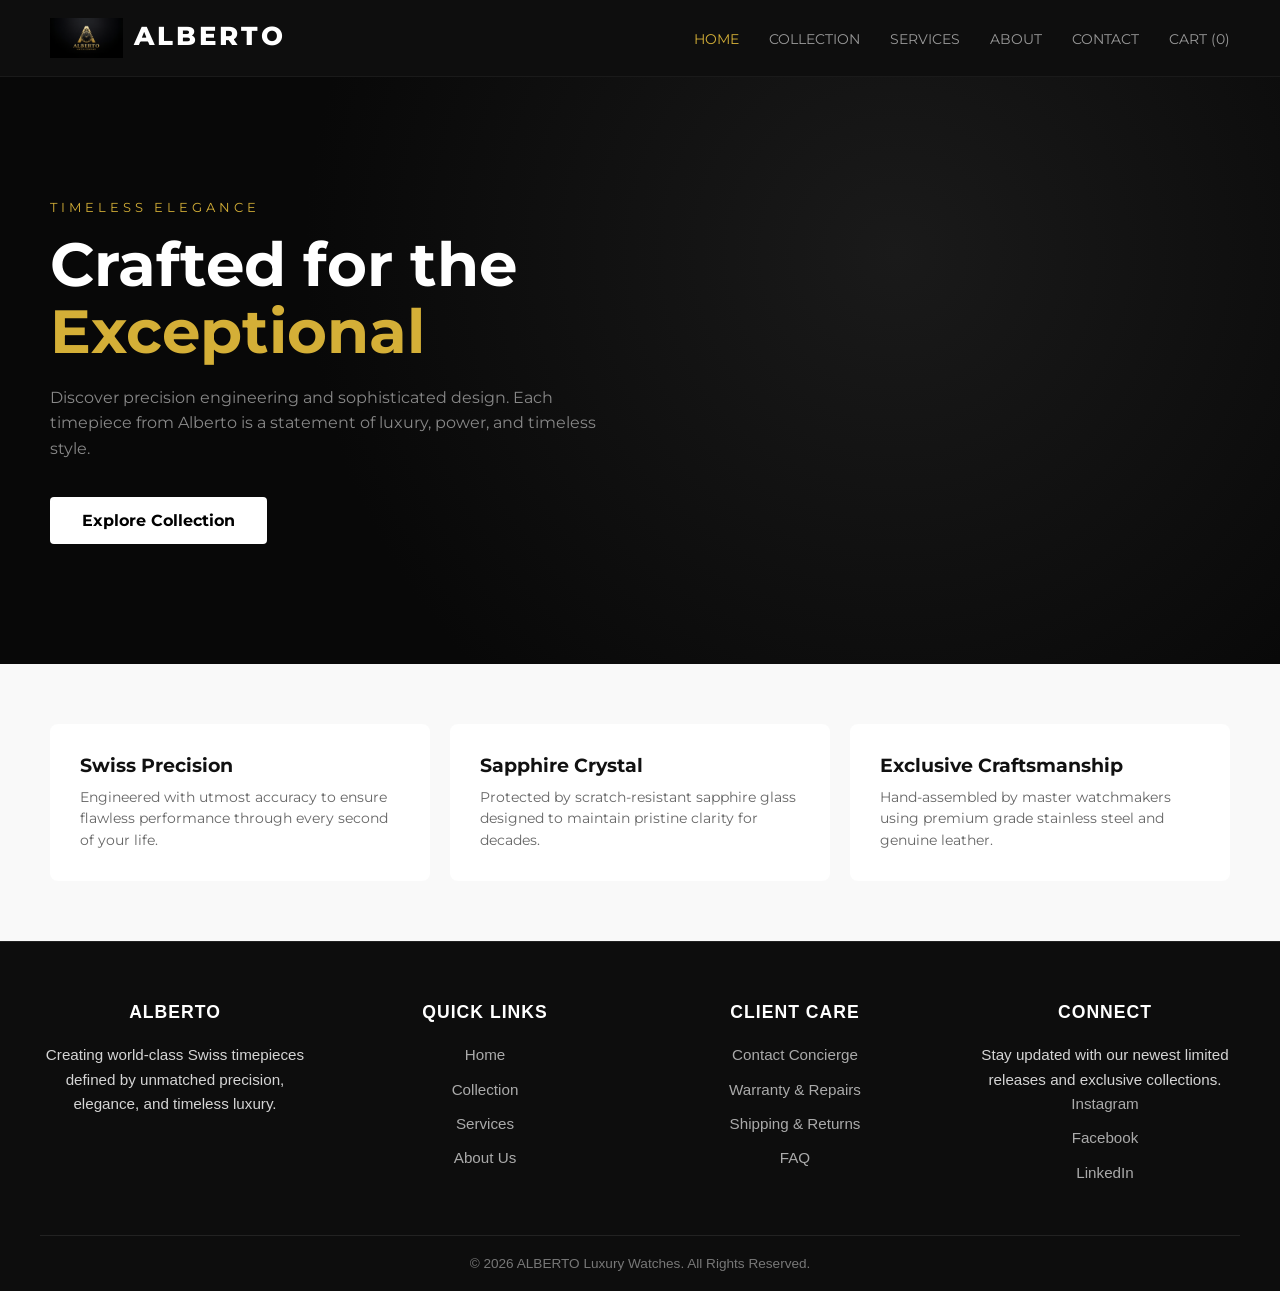
<file: index.html>
<!DOCTYPE html>
<html lang="en">
<head>
    <meta charset="UTF-8">
    <meta name="viewport" content="width=device-width, initial-scale=1.0">
    <title>ALBERTO | Luxury Timepieces</title>
    <link rel="stylesheet" href="css/style.css">
    <link rel="icon" type="image/x-icon" href="images/favicon.ico?v=1">
    <style>
        /* Footer Custom Styling (Agar aap inline/internal add karna chahein) */
        .luxury-footer {
            background-color: #0d0d0d;
            color: #d4d4d4;
            padding: 60px 40px 20px 40px;
            font-family: 'Segoe UI', Tahoma, Geneva, Verdana, sans-serif;
            border-top: 1px solid #222;
        }
        .footer-container {
            display: grid;
            grid-template-columns: repeat(auto-fit, minmax(220px, 1fr));
            gap: 40px;
            max-width: 1200px;
            margin: 0 auto;
            padding-bottom: 40px;
            border-bottom: 1px solid #222;
        }
        .footer-col h4 {
            color: #fff;
            font-size: 1.1rem;
            margin-bottom: 20px;
            letter-spacing: 1px;
            text-transform: uppercase;
        }
        .footer-col p, .footer-col ul {
            font-size: 0.95rem;
            line-height: 1.6;
        }
        .footer-col ul {
            list-style: none;
            padding: 0;
        }
        .footer-col ul li {
            margin-bottom: 10px;
        }
        .footer-col ul li a {
            color: #aaa;
            text-decoration: none;
            transition: color 0.3s ease;
        }
        .footer-col ul li a:hover {
            color: #d4af37; /* Luxury Gold Accent */
        }
        .footer-bottom {
            text-align: center;
            padding-top: 20px;
            font-size: 0.85rem;
            color: #777;
        }
    </style>
</head>
<body>

    <nav class="navbar">
        <div class="logo">
            <img src="images/logo.jpg" alt="Alberto Logo" style="height: 40px; vertical-align: middle;">
            <span>ALBERTO</span>
        </div>
        <ul class="nav-links">
        <li><a href="index.html" class="active">Home</a></li>
        <li><a href="pages/collection.html">Collection</a></li>
        <li><a href="pages/services.html">Services</a></li>
        <li><a href="pages/about.html">About</a></li>
        <li><a href="pages/contact.html">Contact</a></li>
        <li><a href="pages/cart.html">Cart (<span id="cart-count">0</span>)</a></li>
        </ul>
    </nav>

    <section class="hero">
        <span class="hero-subtitle">Timeless Elegance</span>
        <h1 class="hero-title">Crafted for the <br><span>Exceptional</span></h1>
        <p class="hero-desc">Discover precision engineering and sophisticated design. Each timepiece from Alberto is a statement of luxury, power, and timeless style.</p>
        <a href="pages/collection.html" class="cta-btn">Explore Collection</a>
    </section>

    <section class="features">
        <div class="feature-box">
            <h3>Swiss Precision</h3>
            <p>Engineered with utmost accuracy to ensure flawless performance through every second of your life.</p>
        </div>
        <div class="feature-box">
            <h3>Sapphire Crystal</h3>
            <p>Protected by scratch-resistant sapphire glass designed to maintain pristine clarity for decades.</p>
        </div>
        <div class="feature-box">
            <h3>Exclusive Craftsmanship</h3>
            <p>Hand-assembled by master watchmakers using premium grade stainless steel and genuine leather.</p>
        </div>
    </section>

    <!-- Enhanced Luxury Footer -->
    <footer class="luxury-footer">
        <div class="footer-container">
            <div class="footer-col">
                <h4>ALBERTO</h4>
                <p>Creating world-class Swiss timepieces defined by unmatched precision, elegance, and timeless luxury.</p>
            </div>
            <div class="footer-col">
                <h4>Quick Links</h4>
                <ul>
                    <li><a href="../index.html">Home</a></li>
                    <li><a href="pages/collection.html">Collection</a></li>
                    <li><a href="pages/services.html">Services</a></li>
                    <li><a href="pages/about.html">About Us</a></li>
                </ul>
            </div>
            <div class="footer-col">
                <h4>Client Care</h4>
                <ul>
                    <li><a href="pages/contact.html">Contact Concierge</a></li>
                    <li><a href="#">Warranty & Repairs</a></li>
                    <li><a href="#">Shipping & Returns</a></li>
                    <li><a href="#">FAQ</a></li>
                </ul>
            </div>
            <div class="footer-col">
                <h4>Connect</h4>
                <p>Stay updated with our newest limited releases and exclusive collections.</p>
                <ul>
                    <li><a href="#">Instagram</a></li>
                    <li><a href="#">Facebook</a></li>
                    <li><a href="#">LinkedIn</a></li>
                </ul>
            </div>
        </div>
        <div class="footer-bottom">
            <p>&copy; 2026 ALBERTO Luxury Watches. All Rights Reserved.</p>
        </div>
    </footer>

    <script src="js/script.js"></script>
</body>
</html>
</file>
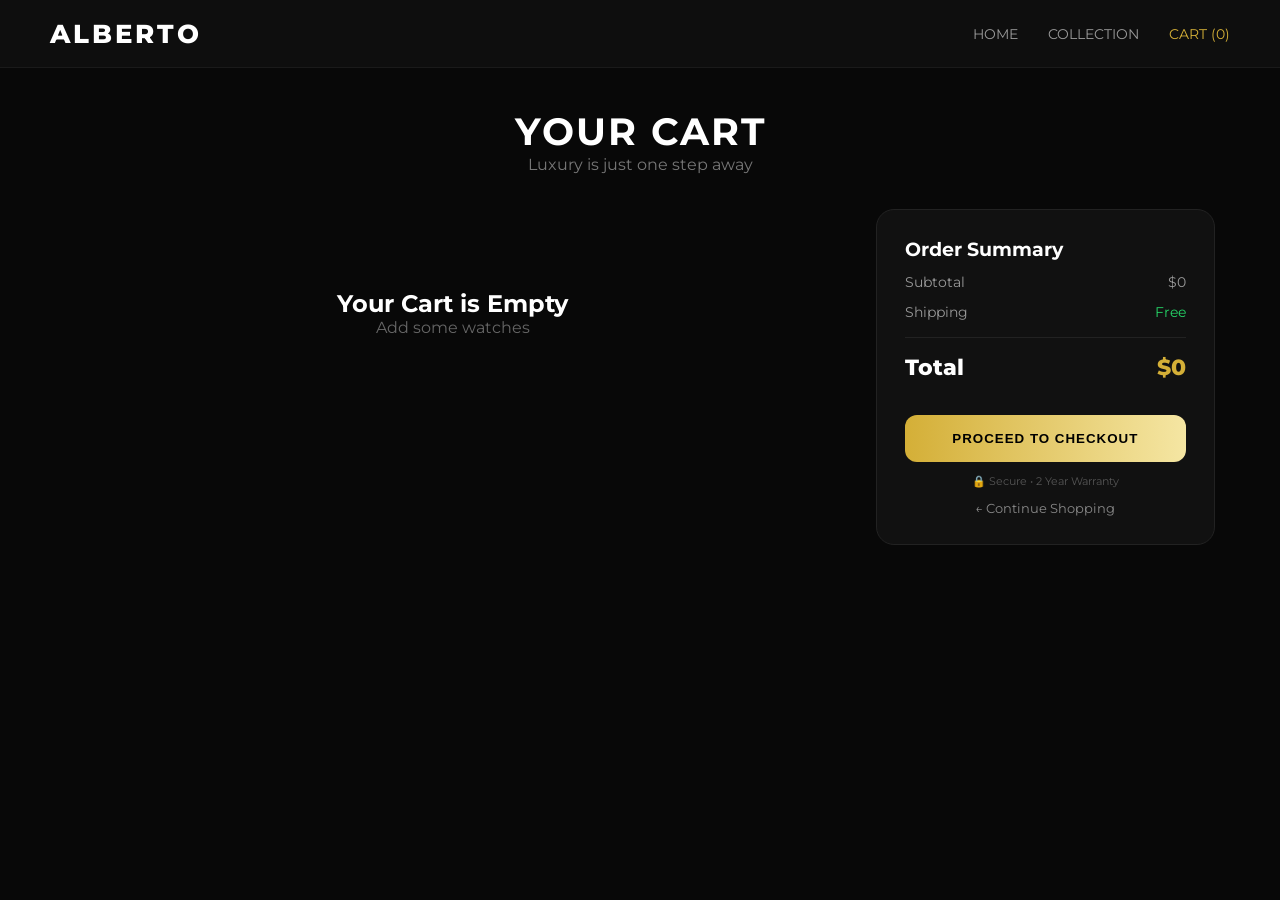
<file: E-project/index.html>
<!DOCTYPE html>
<html lang="en">
<head>
    <meta charset="UTF-8">
    <meta name="viewport" content="width=device-width, initial-scale=1.0">
    <title>Cart | ALBERTO</title>
    <link rel="stylesheet" href="../css/style.css">
    <style>
        body{background:#080808;color:#fff;}
       .cart-container{max-width:1200px;margin:40px auto;padding:0 25px;}
       .cart-title{font-size:38px;text-align:center;letter-spacing:2px;}
       .cart-subtitle{color:#777;text-align:center;margin-bottom:35px;}
       .cart-layout{display:grid;grid-template-columns:1.6fr 0.7fr;gap:35px;}
       .summary-card{background:#111;border:1px solid #222;border-radius:18px;padding:28px;position:sticky;top:90px;}
       .summary-row{display:flex;justify-content:space-between;margin:12px 0;color:#999;font-size:14px;}
       .summary-row.total{border-top:1px solid #222;padding-top:16px;margin-top:16px;color:#fff;font-size:22px;font-weight:800;}
       .summary-row.total span:last-child{color:#d4af37;}
       .checkout-btn{width:100%;background:linear-gradient(90deg,#d4af37,#f5e6a3);color:#000;border:none;padding:16px;border-radius:12px;font-weight:900;letter-spacing:1px;margin-top:22px;cursor:pointer;}
       .checkout-btn:hover{transform:scale(1.02);}
       .premium-item{display:flex;gap:18px;background:linear-gradient(145deg,#151515,#0e0e0e);border:1px solid #232323;border-radius:18px;padding:18px;margin-bottom:18px;align-items:center;}
       .premium-item img{width:100px;height:100px;object-fit:cover;border-radius:12px;background:#000;}
       .premium-item-info{flex:1;}
       .premium-item-info h4{font-size:17px;margin:0;}
       .premium-item-info p{color:#d4af37;margin:4px 0;font-weight:700;}
       .qty-controls{display:flex;align-items:center;gap:10px;margin-top:8px;}
       .qty-btn{width:30px;height:30px;border:1px solid #333;background:#000;color:#fff;border-radius:8px;cursor:pointer;}
       .remove-btn{background:none;border:none;color:#ff5a5a;cursor:pointer;font-size:12px;margin-left:15px;}
       .empty-box{text-align:center;padding:80px 20px;color:#666;}
        @media(max-width:900px){.cart-layout{grid-template-columns:1fr;}}
    </style>
</head>
<body>
    <nav class="navbar">
        <div class="logo">ALBERTO</div>
        <ul class="nav-links">
            <li><a href="../index.html">Home</a></li>
            <li><a href="collection.html">Collection</a></li>
            <li><a href="cart.html" class="active">Cart (<span id="cart-count">0</span>)</a></li>
        </ul>
    </nav>

    <div class="cart-container">
        <h1 class="cart-title">YOUR CART</h1>
        <p class="cart-subtitle">Luxury is just one step away</p>
        <div class="cart-layout">
            <div><div id="cart-items"></div></div>
            <div>
                <div class="summary-card">
                    <h3>Order Summary</h3>
                    <div class="summary-row"><span>Subtotal</span><span id="subtotal">$0</span></div>
                    <div class="summary-row"><span>Shipping</span><span style="color:#25d366">Free</span></div>
                    <div class="summary-row total"><span>Total</span><span id="cart-total">$0</span></div>
                    <button class="checkout-btn" onclick="checkout()">PROCEED TO CHECKOUT</button>
                    <p style="text-align:center;color:#555;font-size:11px;margin-top:12px;">🔒 Secure • 2 Year Warranty</p>
                    <a href="collection.html" style="display:block;text-align:center;margin-top:12px;color:#888;text-decoration:none;font-size:13px;">← Continue Shopping</a>
                </div>
            </div>
        </div>
    </div>

<script>
function getCart(){return JSON.parse(localStorage.getItem('myCart'))||[]}
function saveCart(c){localStorage.setItem('myCart',JSON.stringify(c));updateCount();}
function updateCount(){let c=getCart();let el=document.getElementById('cart-count');if(el)el.innerText=c.reduce((s,i)=>s+i.qty,0);}
function updateDisplay(){
 let cart=getCart();let div=document.getElementById('cart-items');let tot=document.getElementById('cart-total');let sub=document.getElementById('subtotal');
 if(cart.length===0){div.innerHTML='<div class="empty-box"><h2 style="color:#fff;">Your Cart is Empty</h2><p>Add some watches</p></div>';tot.innerText='$0';sub.innerText='$0';return;}
 let h='';let t=0;cart.forEach((it,i)=>{t+=it.price*it.qty;h+=`<div class="premium-item"><img src="${it.img}"><div class="premium-item-info"><h4>${it.name}</h4><p>$${it.price}</p><div class="qty-controls"><button class="qty-btn" onclick="changeQty(${i},-1)">-</button><span>${it.qty}</span><button class="qty-btn" onclick="changeQty(${i},1)">+</button><button class="remove-btn" onclick="removeItem(${i})">Remove</button></div></div><div style="font-weight:800">$${it.price*it.qty}</div></div>`});
 div.innerHTML=h;tot.innerText='$'+t;sub.innerText='$'+t;
}
function changeQty(i,d){let c=getCart();c[i].qty+=d;if(c[i].qty<=0)c.splice(i,1);saveCart(c);updateDisplay();}
function removeItem(i){let c=getCart();c.splice(i,1);saveCart(c);updateDisplay();}
function checkout(){if(getCart().length===0){alert('Cart empty');return;}alert('Order Placed! Thank you for choosing ALBERTO.');localStorage.removeItem('myCart');updateDisplay();updateCount();}
updateCount();updateDisplay();
</script>
</body>
</html>
</file>
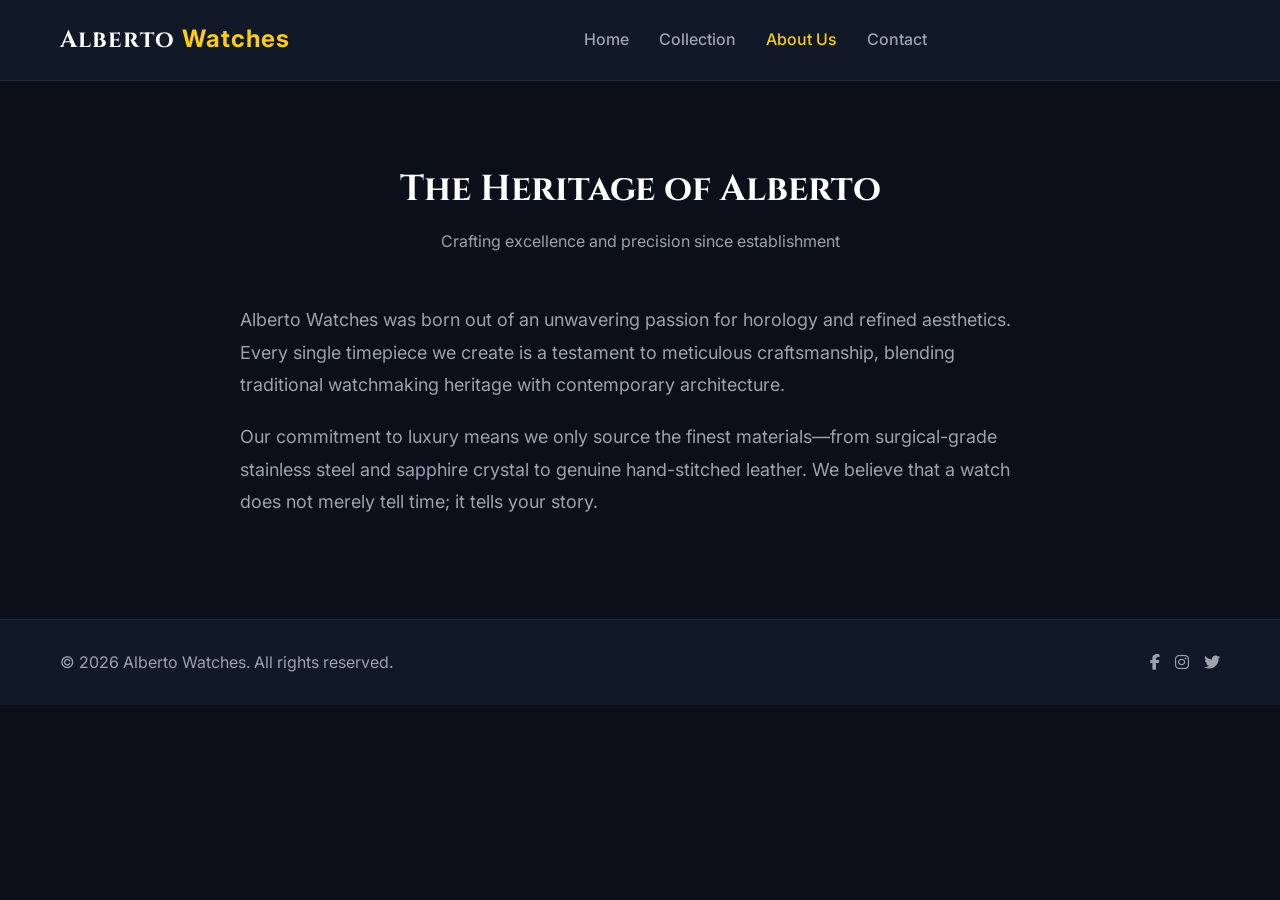
<file: about.html>
<!DOCTYPE html>
<html lang="en">
<head>
    <meta charset="UTF-8">
    <meta name="viewport" content="width=device-width, initial-scale=1.0">
    <title>About Us - Alberto Watches</title>
    <link href="https://fonts.googleapis.com/css2?family=Cinzel:wght@500;700&family=Inter:wght@300;400;500;600&display=swap" rel="stylesheet">
    <link rel="stylesheet" href="https://cdnjs.cloudflare.com/ajax/libs/font-awesome/6.4.0/css/all.min.css">
    <link rel="stylesheet" href="style.css">
</head>
<body>

    <!-- Header / Navbar -->
    <header class="header">
        <div class="container nav-container">
            <a href="index.html" class="logo">Alberto <span>Watches</span></a>
            <nav class="nav-menu">
                <ul class="nav-list">
                    <li><a href="index.html">Home</a></li>
                    <li><a href="index.html#collection">Collection</a></li>
                    <li><a href="about.html" class="active">About Us</a></li>
                    <li><a href="contact.html">Contact</a></li>
                </ul>
            </nav>
            <div class="nav-icons">
                <div class="hamburger" id="hamburger">
                    <i class="fa-solid fa-bars"></i>
                </div>
            </div>
        </div>
    </header>

    <!-- About Content Section -->
    <section class="container" style="padding: 80px 0;">
        <div class="section-title">
            <h2>The Heritage of Alberto</h2>
            <p>Crafting excellence and precision since establishment</p>
        </div>
        <div style="max-width: 800px; margin: 0 auto; color: #9ca3af; font-size: 18px; line-height: 1.8;">
            <p style="margin-bottom: 20px;">Alberto Watches was born out of an unwavering passion for horology and refined aesthetics. Every single timepiece we create is a testament to meticulous craftsmanship, blending traditional watchmaking heritage with contemporary architecture.</p>
            <p style="margin-bottom: 20px;">Our commitment to luxury means we only source the finest materials—from surgical-grade stainless steel and sapphire crystal to genuine hand-stitched leather. We believe that a watch does not merely tell time; it tells your story.</p>
        </div>
    </section>

    <!-- Footer -->
    <footer class="footer">
        <div class="container footer-content">
            <p>&copy; 2026 Alberto Watches. All rights reserved.</p>
            <div class="social-icons">
                <a href="#"><i class="fa-brands fa-facebook-f"></i></a>
                <a href="#"><i class="fa-brands fa-instagram"></i></a>
                <a href="#"><i class="fa-brands fa-twitter"></i></a>
            </div>
        </div>
    </footer>

    <script>
        const hamburger = document.getElementById('hamburger');
        const navMenu = document.querySelector('.nav-menu');
        hamburger.addEventListener('click', () => {
            navMenu.classList.toggle('active');
        });
    </script>
</body>
</html>
</file>
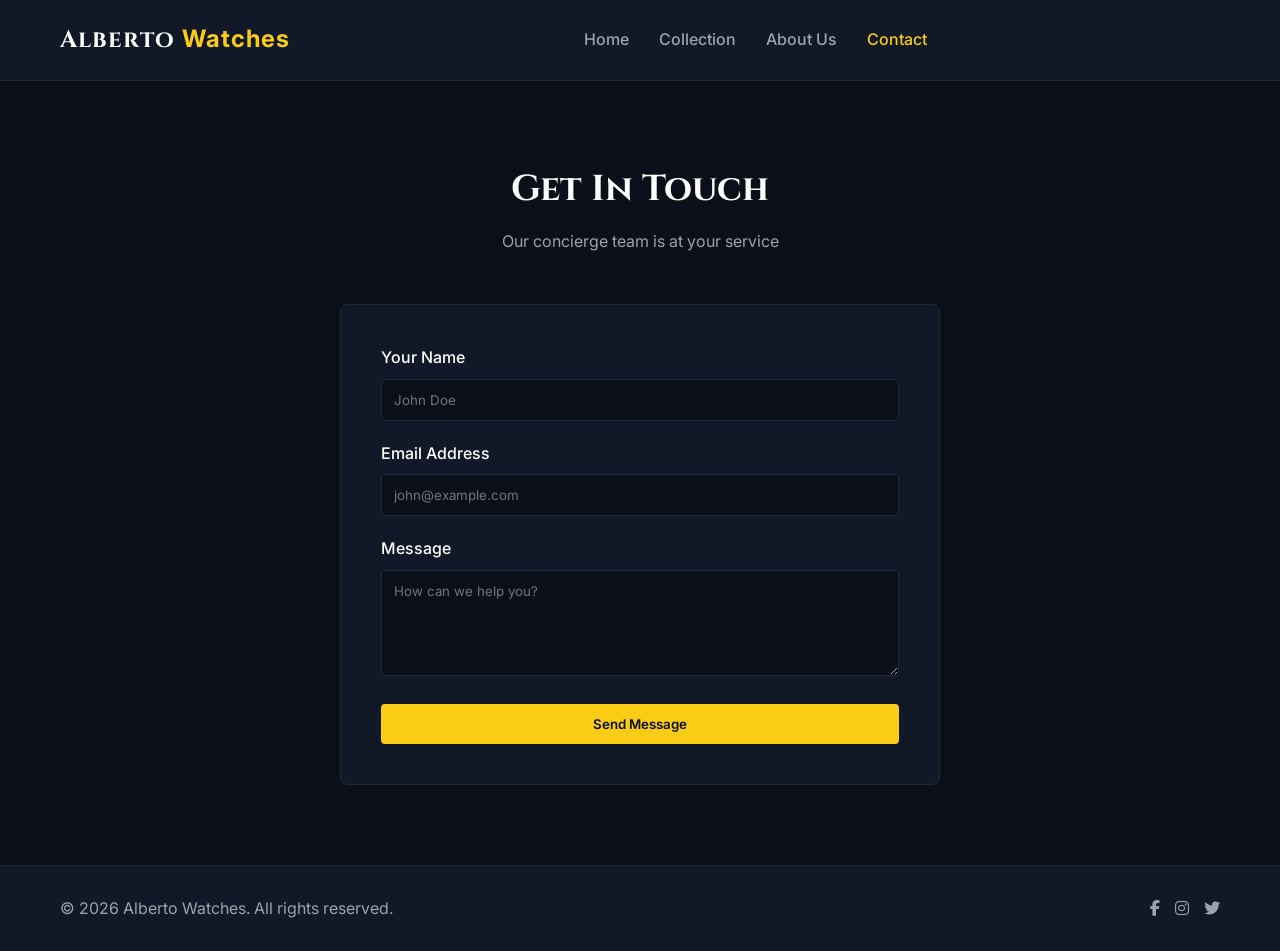
<file: contact.html>
<!DOCTYPE html>
<html lang="en">
<head>
    <meta charset="UTF-8">
    <meta name="viewport" content="width=device-width, initial-scale=1.0">
    <title>Contact Us - Alberto Watches</title>
    <link href="https://fonts.googleapis.com/css2?family=Cinzel:wght@500;700&family=Inter:wght@300;400;500;600&display=swap" rel="stylesheet">
    <link rel="stylesheet" href="https://cdnjs.cloudflare.com/ajax/libs/font-awesome/6.4.0/css/all.min.css">
    <link rel="stylesheet" href="style.css">
    <style>
        .contact-form-container {
            max-width: 600px;
            margin: 0 auto;
            background-color: #111827;
            padding: 40px;
            border-radius: 8px;
            border: 1px solid #1f2937;
        }
        .form-group {
            margin-bottom: 20px;
        }
        .form-group label {
            display: block;
            margin-bottom: 8px;
            color: #ffffff;
            font-weight: 500;
        }
        .form-group input, .form-group textarea {
            width: 100%;
            padding: 12px;
            background-color: #0b0f19;
            border: 1px solid #1f2937;
            border-radius: 4px;
            color: #ffffff;
        }
        .form-group input:focus, .form-group textarea:focus {
            outline: none;
            border-color: #facc15;
        }
    </style>
</head>
<body>

    <!-- Header / Navbar -->
    <header class="header">
        <div class="container nav-container">
            <a href="index.html" class="logo">Alberto <span>Watches</span></a>
            <nav class="nav-menu">
                <ul class="nav-list">
                    <li><a href="index.html">Home</a></li>
                    <li><a href="index.html#collection">Collection</a></li>
                    <li><a href="about.html">About Us</a></li>
                    <li><a href="contact.html" class="active">Contact</a></li>
                </ul>
            </nav>
            <div class="nav-icons">
                <div class="hamburger" id="hamburger">
                    <i class="fa-solid fa-bars"></i>
                </div>
            </div>
        </div>
    </header>

    <!-- Contact Section -->
    <section class="container" style="padding: 80px 0;">
        <div class="section-title">
            <h2>Get In Touch</h2>
            <p>Our concierge team is at your service</p>
        </div>

        <div class="contact-form-container">
            <form id="contact-form">
                <div class="form-group">
                    <label for="name">Your Name</label>
                    <input type="text" id="name" required placeholder="John Doe">
                </div>
                <div class="form-group">
                    <label for="email">Email Address</label>
                    <input type="email" id="email" required placeholder="john@example.com">
                </div>
                <div class="form-group">
                    <label for="message">Message</label>
                    <textarea id="message" rows="5" required placeholder="How can we help you?"></textarea>
                </div>
                <button type="submit" class="btn btn-primary" style="width: 100%;">Send Message</button>
            </form>
        </div>
    </section>

    <!-- Footer -->
    <footer class="footer">
        <div class="container footer-content">
            <p>&copy; 2026 Alberto Watches. All rights reserved.</p>
            <div class="social-icons">
                <a href="#"><i class="fa-brands fa-facebook-f"></i></a>
                <a href="#"><i class="fa-brands fa-instagram"></i></a>
                <a href="#"><i class="fa-brands fa-twitter"></i></a>
            </div>
        </div>
    </footer>

    <script>
        const hamburger = document.getElementById('hamburger');
        const navMenu = document.querySelector('.nav-menu');
        hamburger.addEventListener('click', () => {
            navMenu.classList.toggle('active');
        });

        document.getElementById('contact-form').addEventListener('submit', (e) => {
            e.preventDefault();
            alert('Thank you for contacting Alberto Watches! Our concierge will reach out to you shortly.');
            e.target.reset();
        });
    </script>
</body>
</html>
</file>
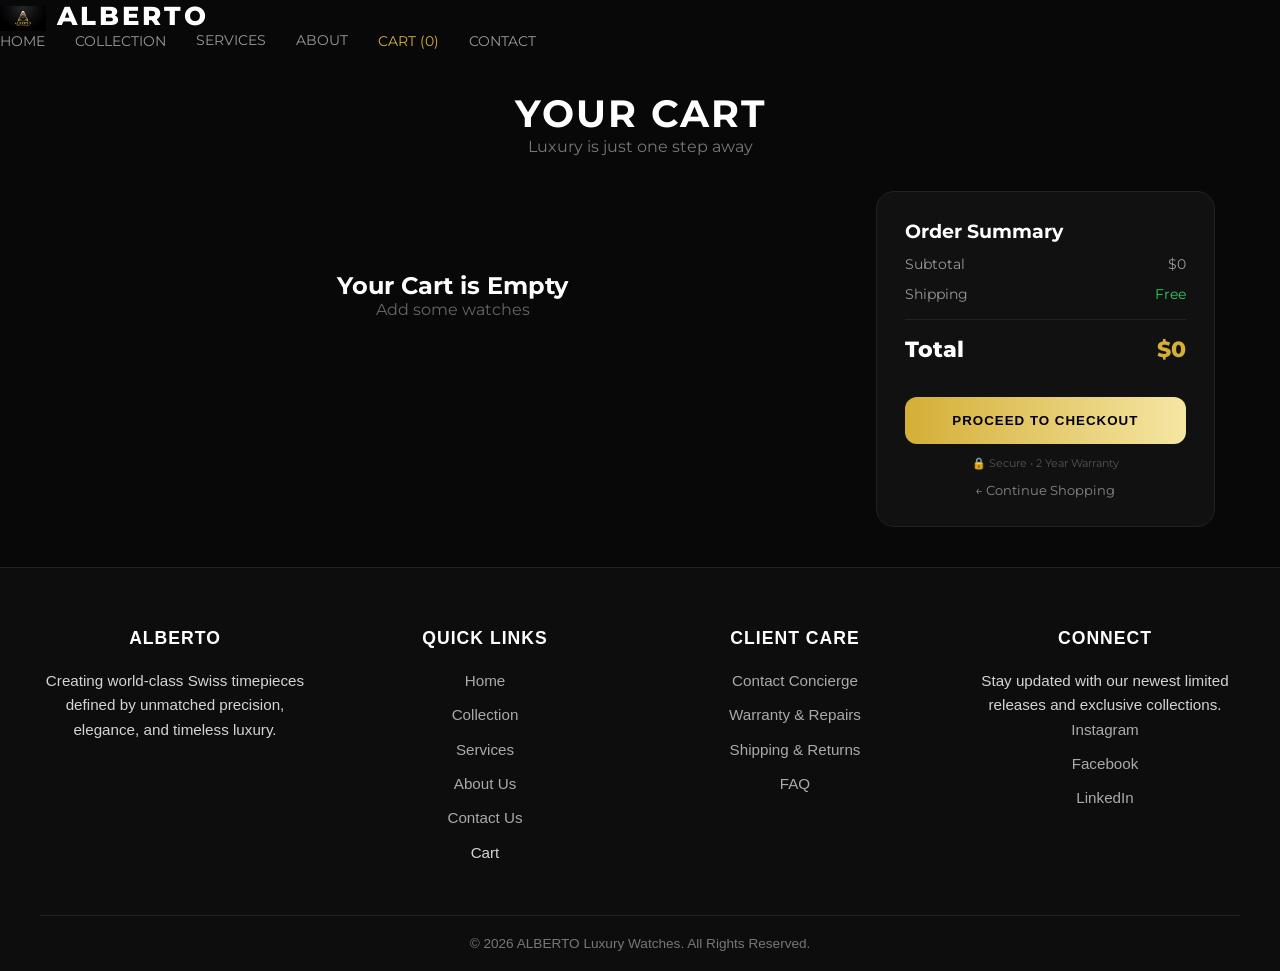
<file: pages/cart.html>
<!DOCTYPE html>
<html lang="en">
<head>
    <meta charset="UTF-8">
    <meta name="viewport" content="width=device-width, initial-scale=1.0">
    <title>Cart | ALBERTO</title>
    <link rel="stylesheet" href="../css/style.css">
    <style>
        body{background:#080808;color:#fff;}
       .cart-container{max-width:1200px;margin:40px auto;padding:0 25px;}
       .cart-title{font-size:38px;text-align:center;letter-spacing:2px;}
       .cart-subtitle{color:#777;text-align:center;margin-bottom:35px;}
       .cart-layout{display:grid;grid-template-columns:1.6fr 0.7fr;gap:35px;}
       .summary-card{background:#111;border:1px solid #222;border-radius:18px;padding:28px;position:sticky;top:90px;}
       .summary-row{display:flex;justify-content:space-between;margin:12px 0;color:#999;font-size:14px;}
       .summary-row.total{border-top:1px solid #222;padding-top:16px;margin-top:16px;color:#fff;font-size:22px;font-weight:800;}
       .summary-row.total span:last-child{color:#d4af37;}
       .checkout-btn{width:100%;background:linear-gradient(90deg,#d4af37,#f5e6a3);color:#000;border:none;padding:16px;border-radius:12px;font-weight:900;letter-spacing:1px;margin-top:22px;cursor:pointer;}
       .checkout-btn:hover{transform:scale(1.02);}
       .premium-item{display:flex;gap:18px;background:linear-gradient(145deg,#151515,#0e0e0e);border:1px solid #232323;border-radius:18px;padding:18px;margin-bottom:18px;align-items:center;}
       .premium-item img{width:100px;height:100px;object-fit:cover;border-radius:12px;background:#000;}
       .premium-item-info{flex:1;}
       .premium-item-info h4{font-size:17px;margin:0;}
       .premium-item-info p{color:#d4af37;margin:4px 0;font-weight:700;}
       .qty-controls{display:flex;align-items:center;gap:10px;margin-top:8px;}
       .qty-btn{width:30px;height:30px;border:1px solid #333;background:#000;color:#fff;border-radius:8px;cursor:pointer;}
       .remove-btn{background:none;border:none;color:#ff5a5a;cursor:pointer;font-size:12px;margin-left:15px;}
       .empty-box{text-align:center;padding:80px 20px;color:#666;}
        @media(max-width:900px){.cart-layout{grid-template-columns:1fr;}}
    </style>
</head>
<body>
   <div class="logo">
            <img src="../images/logo.jpg" alt="Alberto Logo" style="height: 25px; vertical-align: middle;">
            <span>ALBERTO</span>
        </div>
        
        <ul class="nav-links">
            <li><a href="../index.html">Home</a></li>
            <li><a href="collection.html">Collection</a></li>
            <a href="services.html">SERVICES</a>
            <a href="about.html">ABOUT</a>
            <li><a href="cart.html" class="active">Cart (<span id="cart-count">0</span>)</a></li>
             <li><a href="contact.html">Contact</a></li>
        </ul>
    </nav>

    <div class="cart-container">
        <h1 class="cart-title">YOUR CART</h1>
        <p class="cart-subtitle">Luxury is just one step away</p>
        <div class="cart-layout">
            <div><div id="cart-items"></div></div>
            <div>
                <div class="summary-card">
                    <h3>Order Summary</h3>
                    <div class="summary-row"><span>Subtotal</span><span id="subtotal">$0</span></div>
                    <div class="summary-row"><span>Shipping</span><span style="color:#25d366">Free</span></div>
                    <div class="summary-row total"><span>Total</span><span id="cart-total">$0</span></div>
                    <button class="checkout-btn" onclick="checkout()">PROCEED TO CHECKOUT</button>
                    <p style="text-align:center;color:#555;font-size:11px;margin-top:12px;">🔒 Secure • 2 Year Warranty</p>
                    <a href="collection.html" style="display:block;text-align:center;margin-top:12px;color:#888;text-decoration:none;font-size:13px;">← Continue Shopping</a>
                </div>
            </div>
        </div>
    </div>

<script>
function getCart(){return JSON.parse(localStorage.getItem('myCart'))||[]}
function saveCart(c){localStorage.setItem('myCart',JSON.stringify(c));updateCount();}
function updateCount(){let c=getCart();let el=document.getElementById('cart-count');if(el)el.innerText=c.reduce((s,i)=>s+i.qty,0);}
function updateDisplay(){
 let cart=getCart();let div=document.getElementById('cart-items');let tot=document.getElementById('cart-total');let sub=document.getElementById('subtotal');
 if(cart.length===0){div.innerHTML='<div class="empty-box"><h2 style="color:#fff;">Your Cart is Empty</h2><p>Add some watches</p></div>';tot.innerText='$0';sub.innerText='$0';return;}
 let h='';let t=0;cart.forEach((it,i)=>{t+=it.price*it.qty;h+=`<div class="premium-item"><img src="${it.img}"><div class="premium-item-info"><h4>${it.name}</h4><p>$${it.price}</p><div class="qty-controls"><button class="qty-btn" onclick="changeQty(${i},-1)">-</button><span>${it.qty}</span><button class="qty-btn" onclick="changeQty(${i},1)">+</button><button class="remove-btn" onclick="removeItem(${i})">Remove</button></div></div><div style="font-weight:800">$${it.price*it.qty}</div></div>`});
 div.innerHTML=h;tot.innerText='$'+t;sub.innerText='$'+t;
}
function changeQty(i,d){let c=getCart();c[i].qty+=d;if(c[i].qty<=0)c.splice(i,1);saveCart(c);updateDisplay();}
function removeItem(i){let c=getCart();c.splice(i,1);saveCart(c);updateDisplay();}
function checkout(){if(getCart().length===0){alert('Cart empty');return;}alert('Order Placed! Thank you for choosing ALBERTO.');localStorage.removeItem('myCart');updateDisplay();updateCount();}
updateCount();updateDisplay();
</script>
    <footer class="luxury-footer">
        <div class="footer-container">
            <div class="footer-col">
                <h4>ALBERTO</h4>
                <p>Creating world-class Swiss timepieces defined by unmatched precision, elegance, and timeless luxury.</p>
            </div>
            <div class="footer-col">
                <h4>Quick Links</h4>
                <ul>
                    <li><a href="../index.html">Home</a></li>
                    <li><a href="collection.html">Collection</a></li>
                    <li><a href="services.html">Services</a></li>
                    <li><a href="about.html">About Us</a></li>
                    <li><a href="contact.html">Contact Us</a></li>
                    <li><a href="cart.html"></a>Cart</li>
                </ul>
            </div>
            <div class="footer-col">
                <h4>Client Care</h4>
                <ul>
                    <li><a href="contact.html">Contact Concierge</a></li>
                    <li><a href="#">Warranty & Repairs</a></li>
                    <li><a href="#">Shipping & Returns</a></li>
                    <li><a href="#">FAQ</a></li>
                </ul>
            </div>
            <div class="footer-col">
                <h4>Connect</h4>
                <p>Stay updated with our newest limited releases and exclusive collections.</p>
                <ul>
                    <li><a href="#">Instagram</a></li>
                    <li><a href="#">Facebook</a></li>
                    <li><a href="#">LinkedIn</a></li>
                </ul>
            </div>
        </div>
        <div class="footer-bottom">
            <p>&copy; 2026 ALBERTO Luxury Watches. All Rights Reserved.</p>
        </div>
    </footer>
     <style>
        /* Footer Custom Styling (Agar aap inline/internal add karna chahein) */
        .luxury-footer {
            background-color: #0d0d0d;
            color: #d4d4d4;
            padding: 60px 40px 20px 40px;
            font-family: 'Segoe UI', Tahoma, Geneva, Verdana, sans-serif;
            border-top: 1px solid #222;
        }
        .footer-container {
            display: grid;
            grid-template-columns: repeat(auto-fit, minmax(220px, 1fr));
            gap: 40px;
            max-width: 1200px;
            margin: 0 auto;
            padding-bottom: 40px;
            border-bottom: 1px solid #222;
        }
        .footer-col h4 {
            color: #fff;
            font-size: 1.1rem;
            margin-bottom: 20px;
            letter-spacing: 1px;
            text-transform: uppercase;
        }
        .footer-col p, .footer-col ul {
            font-size: 0.95rem;
            line-height: 1.6;
        }
        .footer-col ul {
            list-style: none;
            padding: 0;
        }
        .footer-col ul li {
            margin-bottom: 10px;
        }
        .footer-col ul li a {
            color: #aaa;
            text-decoration: none;
            transition: color 0.3s ease;
        }
        .footer-col ul li a:hover {
            color: #d4af37; /* Luxury Gold Accent */
        }
        .footer-bottom {
            text-align: center;
            padding-top: 20px;
            font-size: 0.85rem;
            color: #777;
        }
    </style>
</body>
</html>
</file>
<file: css/style.css>
@import url('https://fonts.googleapis.com/css2?family=Montserrat:wght@400;600;700&display=swap');
* { margin: 0; padding: 0; box-sizing: border-box; }
body { font-family: 'Montserrat', sans-serif; background: #080808; color: #fff; overflow-x: hidden; }

/* NAVBAR */
.navbar { display: flex; justify-content: space-between; align-items: center; padding: 18px 50px; background: #0e0e0e; border-bottom: 1px solid #1a1a1a; position: sticky; top: 0; z-index: 100; }
.logo { font-size: 1.6rem; font-weight: 800; letter-spacing: 3px; }
.nav-links { list-style: none; display: flex; gap: 30px; }
.nav-links a { color: #999; text-decoration: none; font-size: 0.9rem; text-transform: uppercase; }
.nav-links a:hover, .nav-links a.active { color: #d4af37; }

/* HERO */
.hero { padding: 120px 50px; background: radial-gradient(circle at 70% 30%, #1a1a1a 0%, #080808 60%); }
.hero-subtitle { color: #d4af37; letter-spacing: 4px; font-size: 0.8rem; text-transform: uppercase; }
.hero-title { font-size: 3.8rem; font-weight: 700; margin: 15px 0; line-height: 1.1; }
.hero-title span { color: #d4af37; }
.hero-desc { max-width: 550px; color: #888; margin: 20px 0 35px 0; line-height: 1.6; }
.cta-btn { display: inline-block; padding: 14px 32px; background: #fff; color: #000; text-decoration: none; font-weight: 700; border-radius: 4px; }

/* FEATURES */
.features { display: grid; grid-template-columns: repeat(3, 1fr); gap: 20px; padding: 60px 50px; background: #f9f9f9; color: #111; }
.feature-box { background: #fff; padding: 30px; border-radius: 8px; }
.feature-box h3 { margin-bottom: 10px; }
.feature-box p { color: #666; font-size: 0.9rem; line-height: 1.5; }

/* COLLECTION - YEHI MISSING THA */
.page-header { padding: 60px 50px 20px; }
.page-header h1 { font-size: 2.5rem; }
.products { display: grid; grid-template-columns: repeat(3, 1fr); gap: 30px; padding: 30px 50px 80px; }
.product-card { background: #141414; border: 1px solid #222; border-radius: 12px; overflow: hidden; padding-bottom: 20px; transition: 0.3s; }
.product-card:hover { transform: translateY(-5px); border-color: #d4af37; }
.product-card img { width: 100%; height: 280px; object-fit: cover; background: #fff; }
.product-name { padding: 15px 20px 5px; font-weight: 600; }
.product-price { padding: 0 20px; color: #d4af37; font-weight: 600; }
.add-to-cart-btn { margin: 15px 20px 0; width: calc(100% - 40px); padding: 10px; background: #fff; color: #000; border: none; border-radius: 5px; font-weight: 600; cursor: pointer; }
.add-to-cart-btn:hover { background: #d4af37; color: #fff; }

/* SERVICES / ABOUT / CONTACT - TUMHARA PREMIUM THEME */
.services-section, .about-section, .contact-section { padding: 80px 50px; background: #0b0b0b; min-height: 80vh; }
.service-box, .about-box { background: #141414; border: 1px solid #222; padding: 25px; border-radius: 10px; margin-bottom: 20px; }

/* CONTACT FORM */
.contact-container { background: #141414; border: 1px solid #222; padding: 40px; max-width: 600px; margin: auto; border-radius: 16px; }
.contact-container input, .contact-container textarea { width: 100%; padding: 14px; margin-bottom: 15px; background: #0b0b0b; border: 1px solid #262626; border-radius: 8px; color: #fff; }
.premium-btn { width: 100%; padding: 14px; background: #fff; color: #000; border: none; border-radius: 8px; font-weight: 700; cursor: pointer; }
.premium-btn:hover { background: #d4af37; color: #fff; }

footer { text-align: center; padding: 25px; background: #0e0e0e; color: #555; border-top: 1px solid #1a1a1a; font-size: 0.85rem; }
</file>
<file: style.css>
/* Global Reset & Theme */
* {
    margin: 0;
    padding: 0;
    box-sizing: border-box;
    font-family: 'Inter', sans-serif;
}

body {
    background-color: #0b0f19;
    color: #f3f4f6;
    line-height: 1.6;
}

.container {
    max-width: 1200px;
    margin: 0 auto;
    padding: 0 20px;
}

h1, h2, h3, .logo {
    font-family: 'Cinzel', serif;
}

a {
    text-decoration: none;
    color: inherit;
}

ul {
    list-style: none;
}

/* Header & Navigation */
.header {
    background-color: #111827;
    border-bottom: 1px solid #1f2937;
    position: sticky;
    top: 0;
    z-index: 100;
}

.nav-container {
    display: flex;
    justify-content: space-between;
    align-items: center;
    height: 80px;
}

.logo {
    font-size: 24px;
    font-weight: 700;
    color: #ffffff;
    letter-spacing: 1px;
}

.logo span {
    color: #facc15;
}

.nav-list {
    display: flex;
    gap: 30px;
}

.nav-list a {
    color: #9ca3af;
    font-weight: 500;
    transition: color 0.3s;
}

.nav-list a:hover, .nav-list a.active {
    color: #facc15;
}

.nav-icons {
    display: flex;
    align-items: center;
    gap: 20px;
}

.cart-icon {
    position: relative;
    font-size: 20px;
    color: #f3f4f6;
}

.cart-icon span {
    position: absolute;
    top: -8px;
    right: -10px;
    background-color: #facc15;
    color: #0b0f19;
    font-size: 12px;
    font-weight: 700;
    padding: 2px 6px;
    border-radius: 50%;
}

.hamburger {
    display: none;
    font-size: 24px;
    cursor: pointer;
}

/* Hero Section - Updated with Luxury Watch Background Image */
.hero {
    background: linear-gradient(rgba(11, 15, 25, 0.85), rgba(11, 15, 25, 0.85)), url('https://images.unsplash.com/photo-1542496658-e33a6d0d50f6?auto=format&fit=crop&w=1920&q=80') center/cover no-repeat;
    height: 70vh;
    display: flex;
    align-items: center;
    text-align: center;
}

.hero-content {
    max-width: 800px;
    margin: 0 auto;
}

.hero h1 {
    font-size: 48px;
    margin-bottom: 20px;
    color: #ffffff;
}

.hero p {
    font-size: 18px;
    color: #9ca3af;
    margin-bottom: 30px;
}

/* Buttons */
.btn {
    display: inline-block;
    padding: 12px 30px;
    font-weight: 600;
    border-radius: 4px;
    cursor: pointer;
    transition: all 0.3s ease;
    border: none;
}

.btn-primary {
    background-color: #facc15;
    color: #0b0f19;
}

.btn-primary:hover {
    background-color: #eab308;
}

.btn-outline {
    background-color: transparent;
    border: 1px solid #facc15;
    color: #facc15;
    width: 100%;
}

.btn-outline:hover {
    background-color: #facc15;
    color: #0b0f19;
}

/* Collection Section */
.collection {
    padding: 80px 0;
}

.section-title {
    text-align: center;
    margin-bottom: 50px;
}

.section-title h2 {
    font-size: 36px;
    color: #ffffff;
    margin-bottom: 10px;
}

.section-title p {
    color: #9ca3af;
}

.product-grid {
    display: grid;
    grid-template-columns: repeat(auto-fit, minmax(300px, 1fr));
    gap: 30px;
}

.product-card {
    background-color: #111827;
    border: 1px solid #1f2937;
    border-radius: 8px;
    overflow: hidden;
    transition: transform 0.3s;
}

.product-card:hover {
    transform: translateY(-5px);
}

.product-img {
    height: 300px;
    background-color: #1f2937;
}

.product-img img {
    width: 100%;
    height: 100%;
    object-fit: cover;
}

.product-info {
    padding: 20px;
    text-align: center;
}

.product-info h3 {
    font-size: 20px;
    margin-bottom: 10px;
    color: #ffffff;
}

.product-info .price {
    color: #facc15;
    font-weight: 600;
    font-size: 18px;
    margin-bottom: 15px;
}

/* Cart Sidebar */
.cart-sidebar {
    position: fixed;
    top: 0;
    right: -400px;
    width: 380px;
    height: 100%;
    background-color: #111827;
    border-left: 1px solid #1f2937;
    z-index: 1000;
    display: flex;
    flex-direction: column;
    transition: right 0.4s ease;
}

.cart-sidebar.active {
    right: 0;
}

.cart-header {
    padding: 20px;
    display: flex;
    justify-content: space-between;
    align-items: center;
    border-bottom: 1px solid #1f2937;
}

.close-btn {
    background: none;
    border: none;
    color: #ffffff;
    font-size: 20px;
    cursor: pointer;
}

.cart-items {
    flex: 1;
    overflow-y: auto;
    padding: 20px;
}

.empty-cart-msg {
    text-align: center;
    color: #9ca3af;
    margin-top: 40px;
}

.cart-item {
    display: flex;
    justify-content: space-between;
    align-items: center;
    margin-bottom: 15px;
    padding-bottom: 15px;
    border-bottom: 1px solid #1f2937;
}

.cart-item h4 {
    font-size: 16px;
    color: #ffffff;
}

.cart-item p {
    font-size: 14px;
    color: #facc15;
}

.remove-item {
    background: none;
    border: none;
    color: #ef4444;
    cursor: pointer;
}

.cart-footer {
    padding: 20px;
    border-top: 1px solid #1f2937;
}

.cart-total {
    display: flex;
    justify-content: space-between;
    font-size: 18px;
    font-weight: 700;
    margin-bottom: 15px;
    color: #ffffff;
}

.checkout-btn {
    width: 100%;
}

.cart-overlay {
    position: fixed;
    top: 0;
    left: 0;
    width: 100%;
    height: 100%;
    background-color: rgba(0, 0, 0, 0.6);
    z-index: 999;
    display: none;
}

.cart-overlay.active {
    display: block;
}

/* Footer Styles */
.footer {
    background-color: #111827;
    border-top: 1px solid #1f2937;
    padding: 30px 0;
}

.footer-content {
    display: flex;
    justify-content: space-between;
    align-items: center;
    color: #9ca3af;
}

.social-icons {
    display: flex;
    gap: 15px;
}

.social-icons a {
    color: #9ca3af;
    transition: color 0.3s;
}

.social-icons a:hover {
    color: #facc15;
}

/* Responsive Media Queries */
@media (max-width: 768px) {
    .nav-list {
        display: none;
        flex-direction: column;
        position: absolute;
        top: 80px;
        left: 0;
        width: 100%;
        background-color: #111827;
        padding: 20px;
        border-bottom: 1px solid #1f2937;
    }

    .nav-list.active {
        display: flex;
    }

    .hamburger {
        display: block;
    }

    .hero h1 {
        font-size: 32px;
    }

    .cart-sidebar {
        width: 100%;
        right: -100%;
    }
}
</file>
